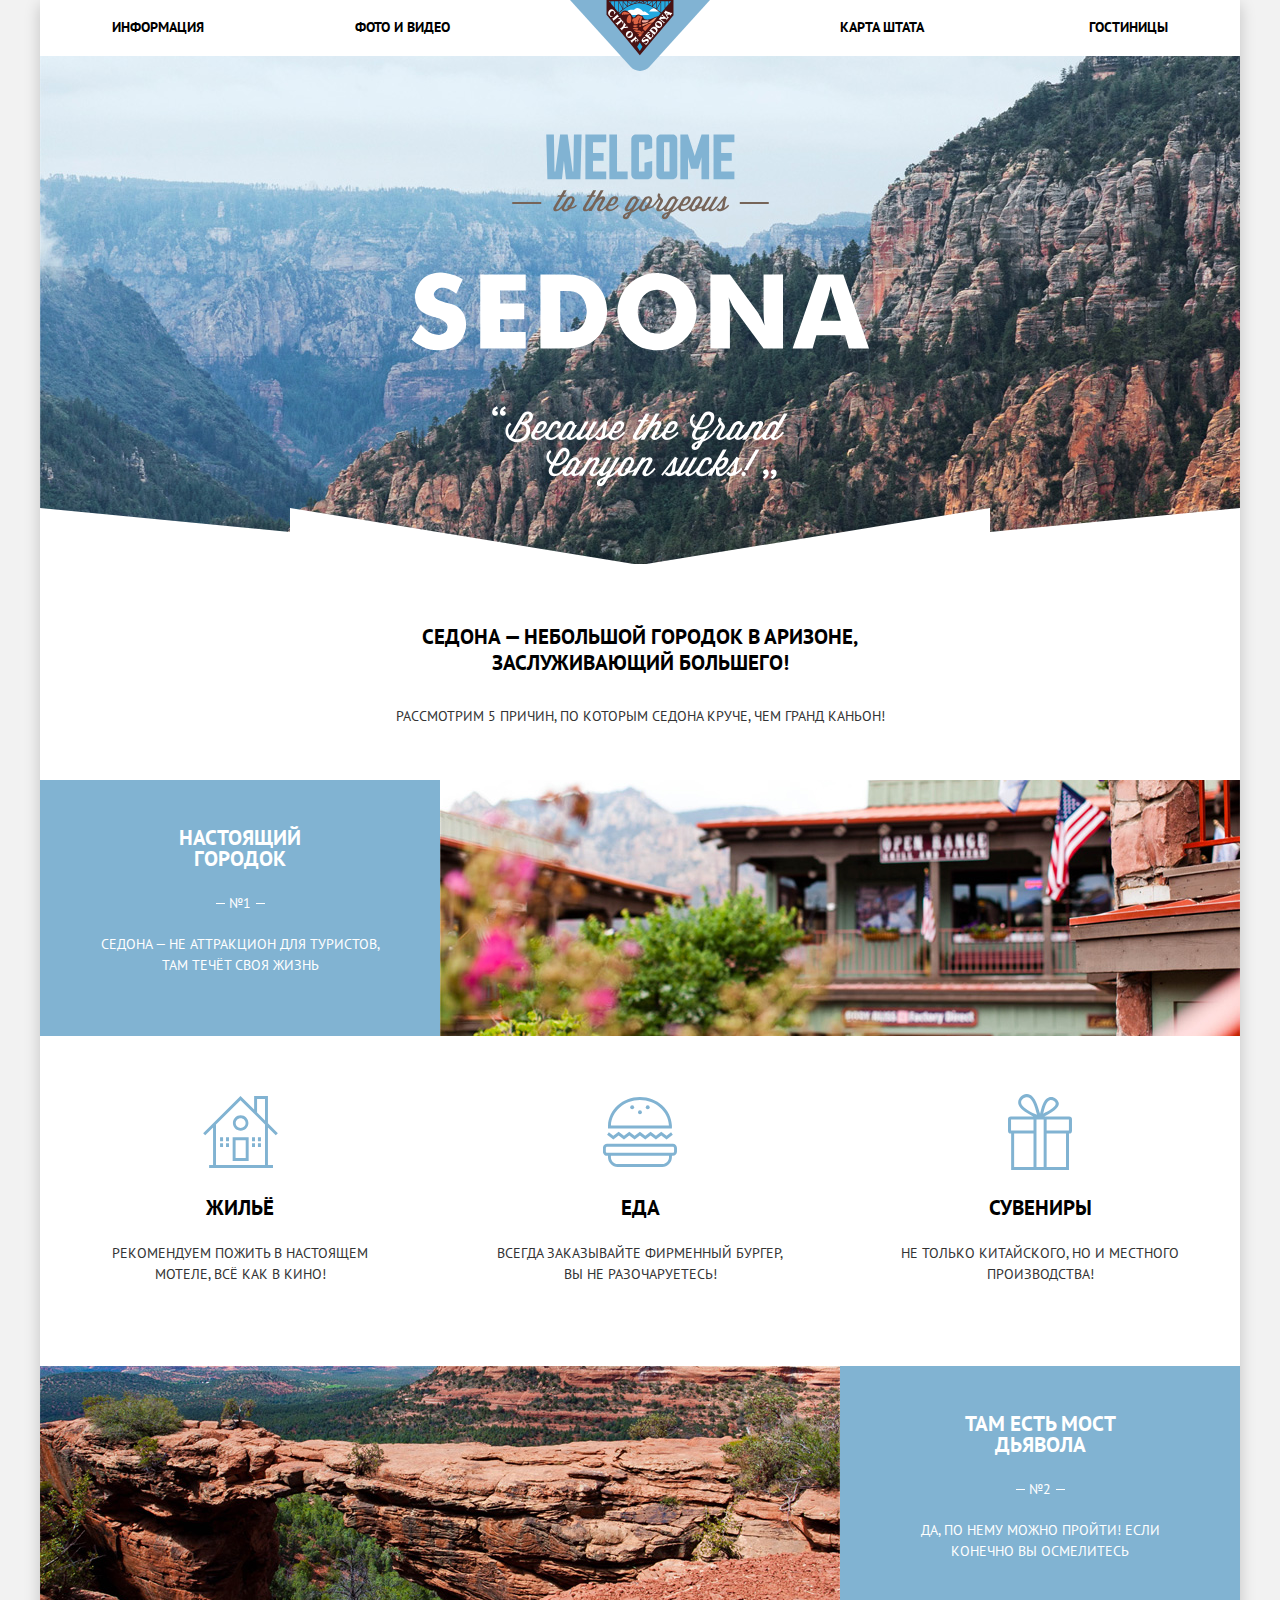
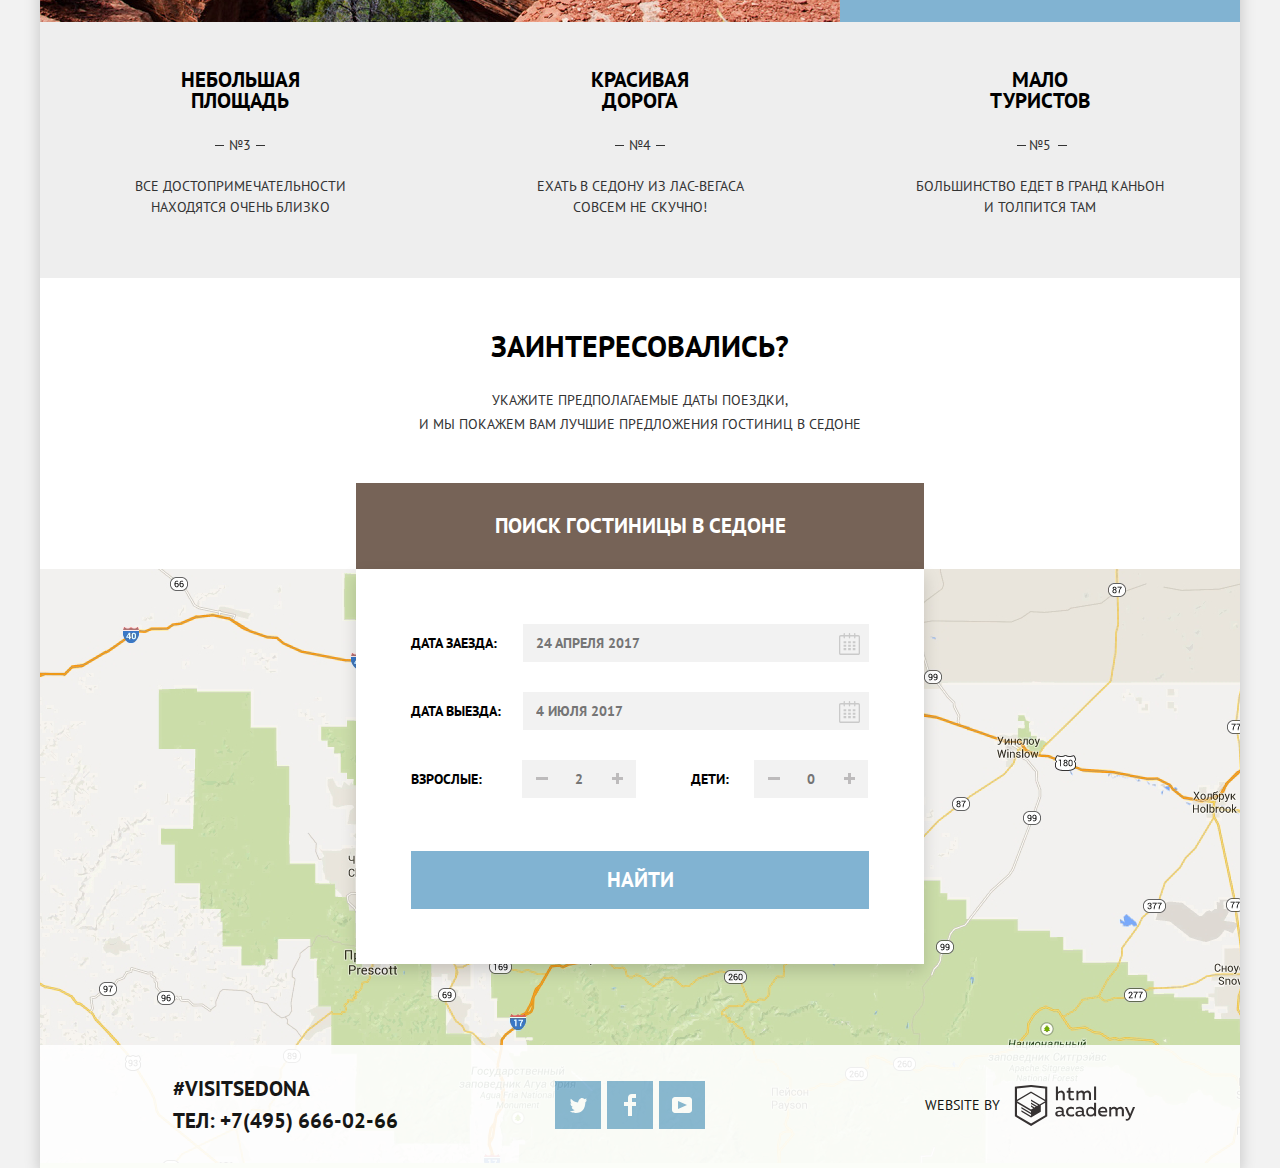
<file: index.html>
<!DOCTYPE html>
<html lang="ru">
<head>
  <meta charset="utf-8">
  <title>HTML Academy: Седона</title>
  <link href="https://fonts.googleapis.com/css?family=PT+Sans:400,700&display=swap&subset=cyrillic" rel="stylesheet">
  <link href="css/normalize.css" rel="stylesheet">
  <link href="css/style.css" rel="stylesheet">
</head>
<body>
<div class="content">
  <header>
    <nav class="navigation">
      <a class="navigation-logo" href="#">
        <img alt="Логотип города Седона" height="71" src="img/logo-sedona.svg" width="140">
      </a>
      <ul class="navigation-site">
        <li><a class="link" href="#">Информация</a></li>
        <li><a class="link" href="#">Фото и видео</a></li>
        <li><a class="link" href="#">Карта штата</a></li>
        <li><a class="link" href="catalog.html">Гостиницы</a></li>
      </ul>
    </nav>
  </header>
  <main>
    <section class="greeting">
      <div class="greeting-img">
        <img alt="Добро пожаловать!" height="353" src="img/intro-welcome.svg" width="459">
      </div>
      <div class="greeting-text">
        <h1>Седона — небольшой городок в Аризоне, заслуживающий большего!</h1>
        <p>Рассмотрим 5 причин, по которым Седона круче, чем гранд каньон! </p>
      </div>
    </section>
    <section class="benefits">
      <div class="benefits-item">
        <h2>Настоящий городок</h2>
        <p class="number"> №1 </p>
        <p>Седона — не аттракцион для туристов, там течёт своя жизнь</p>
      </div>
      <div class="benefits-img-town"></div>
    </section>
    <section class="advices">
      <h2 class="visually-hidden">Советы приезжающим в Седону</h2>
      <ul class="advices-list">
        <li class="advices-item">
          <img alt="" height="76" src="img/icon-1.svg" width="75">
          <h3>Жильё</h3>
          <p>Рекомендуем пожить в настоящем мотеле, всё как в кино!</p>
        </li>
        <li class="advices-item">
          <img alt="" height="76" src="img/icon-3.svg" width="74">
          <h3>Еда</h3>
          <p>Всегда заказывайте фирменный бургер, вы не разочаруетесь!</p>
        </li>
        <li class="advices-item">
          <img alt="" height="76" src="img/icon-2.svg" width="64">
          <h3>Сувениры</h3>
          <p>Не только китайского, но и местного производства!</p>
        </li>
      </ul>
    </section>
    <section class="benefits">
      <div class="benefits-img-bridge"></div>
      <div class="benefits-item">
        <h2>Там есть Мост дьявола</h2>
        <p class="number">№2</p>
        <p>Да, по нему можно пройти! Если конечно вы осмелитесь</p>
      </div>
    </section>
    <section>
      <h2 class="visually-hidden">Преимущества</h2>
      <ul class="benefits-list">
        <li class="benefits-item">
          <h2>Небольшая площадь</h2>
          <p class="number">№3</p>
          <p>Все достопримечательности находятся очень близко</p>
        </li>
        <li class="benefits-item">
          <h2>Красивая дорога</h2>
          <p class="number">№4</p>
          <p>Ехать в Седону из Лас-Вегаса совсем не скучно!</p>
        </li>
        <li class="benefits-item">
          <h2>Мало туристов</h2>
          <p class="number">№5</p>
          <p>Большинство едет в гранд каньон и толпится там</p>
        </li>
      </ul>
    </section>
    <section class="appointment">
      <div class="appointment-info">
        <h2>Заинтересовались?</h2>
        <p>
          Укажите предполагаемые даты поездки,<br>
          и мы покажем вам лучшие предложения гостиниц в седоне
        </p>
        <button class="button-brown" type="submit">ПОИСК ГОСТИНИЦЫ В седоне</button>
        <div class="popup">
          <form class="popup-form" action="#" method="get">
            <p class="popup-data">
              <label for="checkin">Дата заезда:</label>
              <input id="checkin" name="checkin" placeholder="24 апреля 2017" type="text">
              <button type="button">
                <svg xmlns="http://www.w3.org/2000/svg" width="21" height="22" viewBox="0 0 21 22">
                  <path d="M19.251 2.025h-2.845V.648c0-.381-.294-.689-.656-.689-.363
                0-.656.308-.656.689v1.377h-3.938V.648c0-.381-.294-.689-.655-.689-.363
                0-.657.308-.657.689v1.377H5.906V.648c0-.381-.294-.689-.656-.689-.363
                0-.657.308-.657.689v1.377H1.75C.784 2.025 0 2.847 0 3.862v16.302C0
                21.179.784 22 1.75 22h17.501c.966 0 1.749-.821 1.749-1.836V3.862c0-1.015-.783-1.837-1.749-1.837zm.437
                18.139a.448.448 0 0 1-.437.459H1.75a.45.45 0 0 1-.438-.459V3.862a.45.45 0 0 1 .438-.459h2.844v1.378c0
                 .381.294.689.657.689.362 0 .656-.308.656-.689V3.403h3.938v1.378c0 .381.294.689.657.689.361 0
                  .655-.308.655-.689V3.403h3.938v1.378c0 .381.293.689.656.689.362 0 .656-.308.656-.689V3.403h2.845c.241
                  0 .437.206.437.459v16.302z"/>
                  <path d="M4.594 8.225h2.625v2.066H4.594zM4.594 11.668h2.625v2.067H4.594zM4.594
                  15.112h2.625v2.066H4.594zM9.188 15.112h2.625v2.066H9.188zM9.188 11.668h2.625v2.067H9.188zM9.188 8.225h2.625v2.066H9.188zM13.781
                   15.112h2.625v2.066h-2.625zM13.781 11.668h2.625v2.067h-2.625zM13.781 8.225h2.625v2.066h-2.625z"/>
                </svg>
              </button>
            </p>
            <p class="popup-data">
              <label for="checkout">Дата выезда:</label>
              <input id="checkout" name="checkout" placeholder="4 июля 2017" type="text">
              <button type="button">
                <svg xmlns="http://www.w3.org/2000/svg" width="21" height="22" viewBox="0 0 21 22">
                  <path d="M19.251 2.025h-2.845V.648c0-.381-.294-.689-.656-.689-.363
                0-.656.308-.656.689v1.377h-3.938V.648c0-.381-.294-.689-.655-.689-.363
                0-.657.308-.657.689v1.377H5.906V.648c0-.381-.294-.689-.656-.689-.363
                0-.657.308-.657.689v1.377H1.75C.784 2.025 0 2.847 0 3.862v16.302C0
                21.179.784 22 1.75 22h17.501c.966 0 1.749-.821 1.749-1.836V3.862c0-1.015-.783-1.837-1.749-1.837zm.437
                18.139a.448.448 0 0 1-.437.459H1.75a.45.45 0 0 1-.438-.459V3.862a.45.45 0 0 1 .438-.459h2.844v1.378c0
                 .381.294.689.657.689.362 0 .656-.308.656-.689V3.403h3.938v1.378c0 .381.294.689.657.689.361 0
                  .655-.308.655-.689V3.403h3.938v1.378c0 .381.293.689.656.689.362 0 .656-.308.656-.689V3.403h2.845c.241
                  0 .437.206.437.459v16.302z"/>
                  <path d="M4.594 8.225h2.625v2.066H4.594zM4.594 11.668h2.625v2.067H4.594zM4.594
                  15.112h2.625v2.066H4.594zM9.188 15.112h2.625v2.066H9.188zM9.188 11.668h2.625v2.067H9.188zM9.188 8.225h2.625v2.066H9.188zM13.781
                   15.112h2.625v2.066h-2.625zM13.781 11.668h2.625v2.067h-2.625zM13.781 8.225h2.625v2.066h-2.625z"/>
                </svg>
              </button>
            </p>
            <div class="popup-container">
              <p class="popup-person">
                <label for="adult">Взрослые:</label>
                <button class="button-left" type="button"></button>
                <input id="adult" type="number" placeholder="2">
                <button class="button-right" type="button"></button>
              </p>
              <p class="popup-person">
                <label for="children">Дети:</label>
                <button class="button-left" type="button"></button>
                <input id="children" type="number" placeholder="0">
                <button class="button-right" type="button"></button>
              </p>
            </div>
            <button class="button popup-button" type="submit">Найти</button>
          </form>
        </div>
      </div>
      <div class="appointment-map">
        <iframe
          src="https://www.google.com/maps/embed?pb=!1m18!1m12!1m3!1d13093.979653035196!2d-111.76484064094437!3d34.86891656851479!2m3!1f0!2f0!3f0!3m2!1i1024!2i768!4f13.1!3m3!1m2!1s0x872da132f942b00d%3A0x5548c523fa6c8efd!2z0KHQtdC00L7QvdCwLCDQkNGA0LjQt9C-0L3QsCA4NjMzNiwg0KHQqNCQ!5e0!3m2!1sru!2ses!4v1583692133490!5m2!1sru!2ses"
          width="1200" height="593" style="border:0;" allowfullscreen=""></iframe>
      </div>
    </section>
  </main>
  <footer class="footer-main footer-absolute">
    <div class="footer-container">
      <div class="footer-contacts">
        <p>#visitSEDONA</p>
        <a href="tel:74956660266">Тел: +7(495) 666-02-66</a>
      </div>
      <ul class="footer-social">
        <li><a class="button button-social" href="#"><span class="visually-hidden">Твиттер</span>
          <svg xmlns="http://www.w3.org/2000/svg" width="17" height="15"
               viewBox="0 0 17 15">
            <path fill="#FFF" d="M10.95.144c1.685-.496 2.984.27 3.577 1.179.673-.231 1.331-.481 2.011-.708a2.345
                 2.345 0 0 1-.857 1.768c.685.17 1.304-.491 1.304-.491-.169 1-1.006 1.788-1.563 2.024-.231 6.75-3.175 11.217-10.077
                 11.082h-.446c-.41 0-4.164-.46-4.898-1.887 2.271.196 3.893-.422 4.693-1.177-.96-.3-2.679-.477-2.979-2.95.349.106.564.228
                  1.19.119C1.705 8.247.374 7.53.448 5.33c.285.328 1.067.536 1.34.472C1.085 5.561-.182 2.442.894.85c1.818 1.854 3.735 3.606
                   7.152 3.773C8.254 2.33 9.183.793 10.95.144z"/>
          </svg>
        </a></li>
        <li><a class="button button-social" href="#"><span class="visually-hidden">Фейсбук</span>
          <svg xmlns="http://www.w3.org/2000/svg" width="12" height="22" viewBox="0 0 12 22">
            <path fill="#FFF" d="M12 4V0H8a4 4 0 0 0-4 4v4H0v4h4v10h4V12h4V8H8V4h4z"/>
          </svg>
        </a></li>
        <li><a class="button button-social" href="#"><span class="visually-hidden">Ютуб</span>
          <svg xmlns="http://www.w3.org/2000/svg" width="20" height="16" viewBox="0 0 20 16">
            <path fill="#FFF"
                  d="M17 0H3C1.35 0 0 1.35 0 3v10c0 1.65 1.35 3 3 3h14c1.65 0 3-1.35 3-3V3c0-1.65-1.35-3-3-3zM6.027 11.998V4.002L15.014 8l-8.987 3.998z"/>
          </svg>
        </a></li>
      </ul>
      <div class="footer-copyright">
        <a href="https://htmlacademy.ru/intensive/htmlcss">
          <p>Website by</p>
          <svg id="Layer_1" data-name="Layer 1" width="150" height="41" xmlns="http://www.w3.org/2000/svg"
               viewBox="0 0 108.08 36.85">
            <title>logo-htmlacademy-small1</title>
            <path
              d="M44.61,26.88a2,2,0,0,0,.55-0.1v1.33a3.25,3.25,0,0,1-1.18.21,1.67,1.67,0,0,1-1.67-1,4.84,4.84,0,0,1-3.14,1.08c-1.51,0-2.91-.83-2.91-2.55,0-2.13,2-2.79,3.71-2.79a11.08,11.08,0,0,1,2.17.25v-0.3c0-1-.76-1.77-2.19-1.77a7.42,7.42,0,0,0-3,.64v-1.7a10.21,10.21,0,0,1,3.19-.55c2.36,0,3.81,1.12,3.81,3.65v3a0.54,0.54,0,0,0,.49.59h0.17Zm-6.44-1.13A1.35,1.35,0,0,0,39.63,27h0.11a3.39,3.39,0,0,0,2.41-1V24.58a9.72,9.72,0,0,0-1.81-.21c-1,0-2.16.33-2.16,1.38h0Zm12.36-6.11a5,5,0,0,1,2.57.64V22a4.08,4.08,0,0,0-2.3-.7,2.75,2.75,0,1,0,0,5.49,5,5,0,0,0,2.43-.64v1.71a6.27,6.27,0,0,1-2.76.57A4.21,4.21,0,0,1,46,24.51q0-.21,0-0.41a4.32,4.32,0,0,1,4.18-4.46h0.38Zm12.17,7.24a2,2,0,0,0,.55-0.1v1.33a3.25,3.25,0,0,1-1.18.21,1.67,1.67,0,0,1-1.67-1,4.84,4.84,0,0,1-3.14,1.08c-1.51,0-2.91-.83-2.91-2.55,0-2.13,2-2.79,3.71-2.79a11.08,11.08,0,0,1,2.17.25v-0.3c0-1-.76-1.77-2.19-1.77a7.42,7.42,0,0,0-3,.64v-1.7a10.21,10.21,0,0,1,3.19-.55c2.36,0,3.81,1.12,3.81,3.65v3a0.54,0.54,0,0,0,.49.59h0.17Zm-6.44-1.13A1.35,1.35,0,0,0,57.73,27h0.11a3.39,3.39,0,0,0,2.41-1V24.58a9.72,9.72,0,0,0-1.81-.21c-1.06,0-2.16.33-2.16,1.38h0ZM73,16V28.2H71.35V26.88a3.88,3.88,0,0,1-3.19,1.54,4.4,4.4,0,0,1,0-8.78,3.81,3.81,0,0,1,3,1.3V16H73Zm-4.53,5.22a2.76,2.76,0,1,0,0,5.52A2.86,2.86,0,0,0,71.15,25V23A2.91,2.91,0,0,0,68.49,21.27ZM79,19.64c3.31,0,4.46,2.68,3.92,5.09H76.7c0.21,1.5,1.67,2.11,3.19,2.11a6.11,6.11,0,0,0,2.64-.59v1.6a7.14,7.14,0,0,1-3,.57C77,28.42,74.78,27,74.78,24a4.18,4.18,0,0,1,4-4.39H79Zm0.09,1.54a2.28,2.28,0,0,0-2.44,2.1v0.06H81.3A2,2,0,0,0,79.13,21.18Zm5.73,7V19.87h1.65v1a3.81,3.81,0,0,1,2.78-1.27A2.86,2.86,0,0,1,91.89,21a4.12,4.12,0,0,1,2.91-1.33A3.06,3.06,0,0,1,98,23V28.2h-1.9V23.05a1.59,1.59,0,0,0-1.42-1.75H94.42a2.8,2.8,0,0,0-2.07,1.12V28.2h-1.9V23.05A1.59,1.59,0,0,0,89,21.31H88.8a3,3,0,0,0-2.21,1.29v5.63H84.86Zm21.31-8.33h1.9l-3.91,9.46c-0.9,2.17-2.09,2.86-3.35,2.86a4.76,4.76,0,0,1-1.1-.14V30.46a2.86,2.86,0,0,0,.85.12c0.9,0,1.58-.64,2.07-1.9l0.17-.42-4-8.4h2l2.86,6.29ZM38.73,1.46V6.22a3.81,3.81,0,0,1,2.7-1.14,3.25,3.25,0,0,1,3.44,3.4v5.15H43V8.72a1.81,1.81,0,0,0-1.61-2h-0.3a2.93,2.93,0,0,0-2.32,1.39v5.52h-1.9V1.46h1.9ZM49.94,2.31v3h3V6.91h-3v3.81c0,1.1.5,1.46,1.58,1.46a4.49,4.49,0,0,0,1.69-.33v1.6A6.8,6.8,0,0,1,51,13.8a2.55,2.55,0,0,1-2.86-2.74V6.89H46.58V5.26h1.5V2.74Zm5.4,11.31V5.28H57v1A3.81,3.81,0,0,1,59.77,5a2.86,2.86,0,0,1,2.6,1.33A4.12,4.12,0,0,1,65.28,5,3.06,3.06,0,0,1,68.44,8.4v5.21h-1.9V8.46a1.59,1.59,0,0,0-1.42-1.75H64.89a2.8,2.8,0,0,0-2.07,1.12v5.78h-1.9V8.46A1.59,1.59,0,0,0,59.5,6.71H59.27A3,3,0,0,0,57.06,8v5.63H55.34ZM71.17,1.45H73V13.6H71.17V1.45ZM14.71,0H14.55L0,1.54V28.21l14.55,8.66,14.55-8.66V1.54Zm12.5,27.1L14.55,34.64,1.9,27.12V16.18l12.59,7.5V25L5.86,19.9v1.31l8.68,5.21v1.39L5.87,22.65V24l8.68,5.21,8.75-5.24V18.31L27.2,16V27.12Zm0-12.53-3.48,2-1.6,1L14.51,13v1.31L21,18.23H21l-0.14.09-1,.54-5.37-3.2V17l4.24,2.52-1,.67-3.2-1.9v1.31l2.1,1.24L14.5,22.1,2,14.65,14.51,7.11Zm0-1.32L14.49,5.76,1.91,13.25v-10L14.56,1.92,27.21,3.25v10h0Z"
              transform="translate(0 -0.02)" fill="#231f20"/>
          </svg>
        </a>
      </div>
    </div>
  </footer>
</div>
<script src="js/script.js"></script>
</body>
</html>
</file>
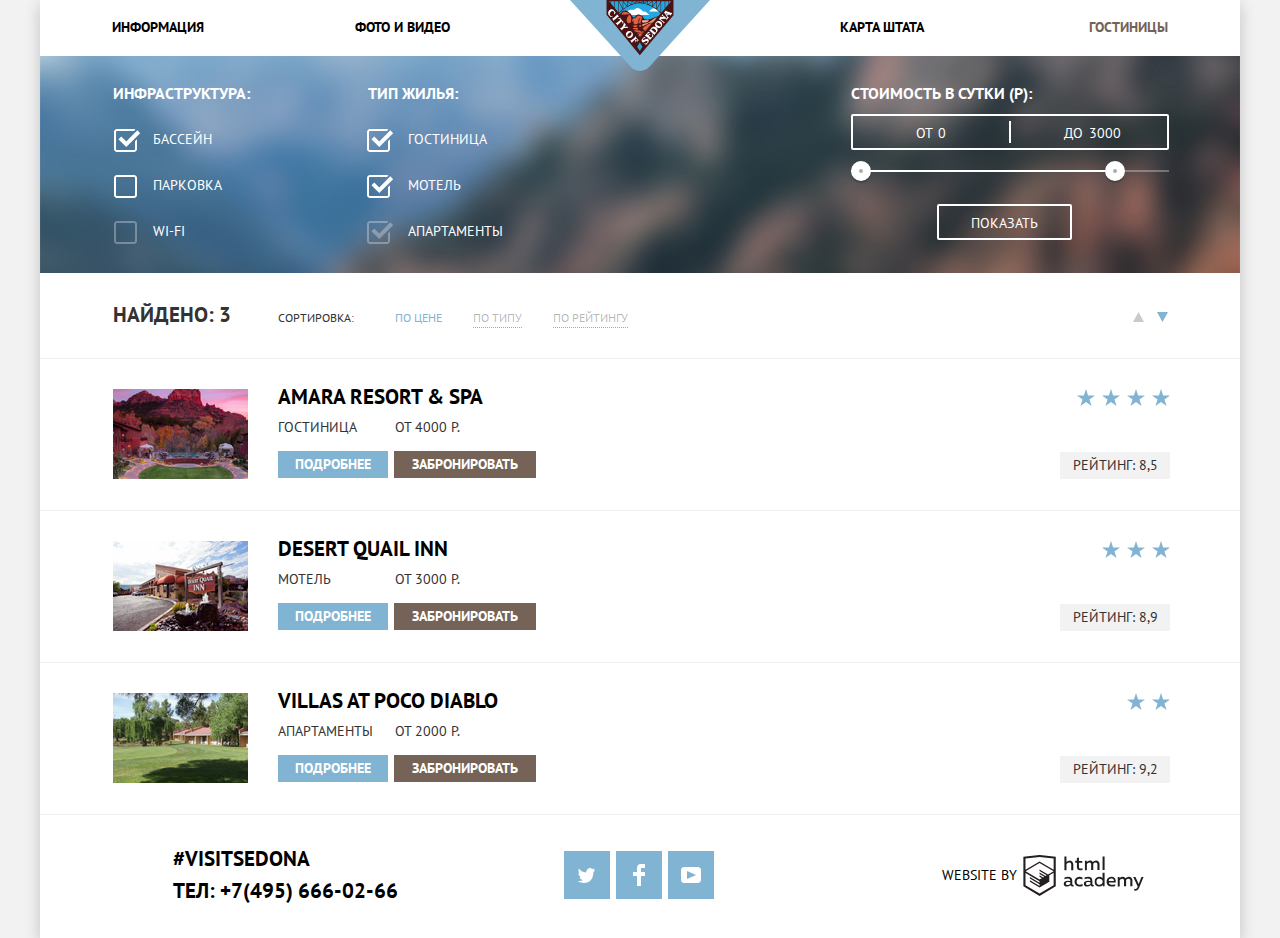
<file: catalog.html>
<!DOCTYPE html>
<html lang="ru">
<head>
  <meta charset="utf-8">
  <title>HTML Academy: Седона</title>
  <link href="https://fonts.googleapis.com/css?family=PT+Sans:400,700&display=swap&subset=cyrillic" rel="stylesheet">
  <link href="css/normalize.css" rel="stylesheet">
  <link href="css/style.css" rel="stylesheet">
</head>
<body>
<div class="content">
  <header>
    <nav class="navigation">
      <a class="navigation-logo" href="index.html">
        <img src="img/logo-sedona.svg" width="140" height="71" alt="Логотип города Седона">
      </a>
      <ul class="navigation-site">
        <li><a class="link" href="#">Информация</a></li>
        <li><a class="link" href="#">Фото и видео</a></li>
        <li><a class="link" href="#">Карта штата</a></li>
        <li class="active-link"><a class="link" href="catalog.html">Гостиницы</a></li>
      </ul>
    </nav>
  </header>
  <main>
    <section class="filters">
      <div class="filters-container">
        <h2 class="visually-hidden">Ваши пожелания</h2>
        <form class="filters-form" action="#" method="get">
          <fieldset class="filter">
            <legend>Инфраструктура:</legend>
            <ul>
              <li class="filter-item">
                <input class="filter-input" checked id="pool" type="checkbox">
                <label for="pool">Бассейн</label>
              </li>
              <li class="filter-item">
                <input class="filter-input" id="parking" type="checkbox">
                <label for="parking">Парковка</label>
              </li>
              <li class="filter-item">
                <input class="filter-input" disabled id="wifi" type="checkbox">
                <label for="wifi">Wi-Fi</label>
              </li>
            </ul>
          </fieldset>
          <fieldset class="filter">
            <legend>Тип жилья:</legend>
            <ul>
              <li class="filter-item">
                <input class="filter-input" checked id="hotel" type="checkbox">
                <label for="hotel">Гостиница</label>
              </li>
              <li class="filter-item">
                <input class="filter-input" checked id="motel" type="checkbox">
                <label for="motel">Мотель</label>
              </li>
              <li class="filter-item">
                <input class="filter-input" checked disabled id="apartments" type="checkbox">
                <label for="apartments">Апартаменты</label>
              </li>
            </ul>
          </fieldset>
          <div class="filter-range">
            <div class="filter-range-title">Стоимость в сутки (Р):</div>
            <div class="price-controls">
              <label class="min-price">от <input type="number" name="min-price" value="0"></label>
              <label class="max-price">до <input type="number" name="max-price" value="3000"></label>
            </div>
            <div class="range-controls">
              <div class="scale">
                <div class="bar"></div>
              </div>
              <div class="range-toggle range-toggle-min"></div>
              <div class="range-toggle range-toggle-max"></div>
            </div>
            <button class="button-transparent" type="submit">Показать</button>
          </div>
        </form>
      </div>
    </section>
    <section class="sort">
      <div class="sort-container">
        <h3>Найдено: 3</h3>
        <div class="sort-list">
          <p>Сортировка:</p>
          <ul>
            <li class="sort-item sort-item-active">
              <button type="button">По цене</button>
            </li>
            <li class="sort-item">
              <button type="button">По типу</button>
            </li>
            <li class="sort-item">
              <button type="button">По рейтингу</button>
            </li>
          </ul>
        </div>
        <div>
          <button class="control" type="button">
            <svg xmlns="http://www.w3.org/2000/svg" width="11" height="10" viewBox="0 0 11 10">
              <path fill="#cacaca" d="M5.5 0L0 10h11z"/>
            </svg>
          </button>
          <button class="control control-active" type="button">
            <svg xmlns="http://www.w3.org/2000/svg" width="11" height="10" viewBox="0 0 11 10">
              <path fill="#cacaca" d="M5.5 10L0 0h11"/>
            </svg>
          </button>
        </div>
      </div>
    </section>
    <section class="housing">
      <h2 class="visually-hidden">Список возможного жилья:</h2>
      <ul class="housing-list">
        <li class="housing-item">
          <div class="housing-container">
            <img class="housing-item-img" src="img/hotel-picture.jpg" width="135" height="90" alt="Фото гостиницы">
            <div class="housing-item-info">
              <a class="link" href="#">
                <h3>Amara Resort & Spa</h3>
              </a>
              <span>Гостиница</span>
              <span>От 4000 Р.</span>
              <a class="button" href="#">Подробнее</a>
              <a class="button-brown" href="#">Забронировать</a>
            </div>
            <div class="housing-item-rating">
              <img class="star" src="img/star.svg" width="18" height="17" alt="звезда">
              <img class="star" src="img/star.svg" width="18" height="17" alt="звезда">
              <img class="star" src="img/star.svg" width="18" height="17" alt="звезда">
              <img class="star" src="img/star.svg" width="18" height="17" alt="звезда">
              <p>Рейтинг: 8,5</p>
            </div>
          </div>
        </li>
        <li class="housing-item">
          <div class="housing-container">
            <img class="housing-item-img" src="img/hotel2-picture%20(1).jpg" width="135" height="90" alt="Фото мотеля">
            <div class="housing-item-info">
              <a class="link" href="#">
                <h3>Desert Quail Inn</h3>
              </a>
              <span>Мотель</span>
              <span>От 3000 Р.</span>
              <a class="button" href="#">Подробнее</a>
              <a class="button-brown" href="#">Забронировать</a>
            </div>
            <div class="housing-item-rating">
              <img class="star" src="img/star.svg" width="18" height="17" alt="звезда">
              <img class="star" src="img/star.svg" width="18" height="17" alt="звезда">
              <img class="star" src="img/star.svg" width="18" height="17" alt="звезда">
              <p>Рейтинг: 8,9</p>
            </div>
          </div>
        </li>
        <li class="housing-item">
          <div class="housing-container">
            <img class="housing-item-img" src="img/hotel3-picture%20(1).jpg" width="135" height="90"
                 alt="Фото апартаментов">
            <div class="housing-item-info">
              <a class="link" href="#">
                <h3>Villas at Poco Diablo</h3>
              </a>
              <span>Апартаменты</span>
              <span>От 2000 Р.</span>
              <a class="button" href="#">Подробнее</a>
              <a class="button-brown" href="#">Забронировать</a>
            </div>
            <div class="housing-item-rating">
              <img class="star" src="img/star.svg" width="18" height="17" alt="звезда">
              <img class="star" src="img/star.svg" width="18" height="17" alt="звезда">
              <p>Рейтинг: 9,2</p>
            </div>
          </div>
        </li>
      </ul>
    </section>
  </main>
  <footer class="footer-main">
    <div class="footer-container">
      <div class="footer-contacts">
        <p>#visitSEDONA</p>
        <a href="tel:74956660266">Тел: +7(495) 666-02-66</a>
      </div>
      <ul class="footer-social">
        <li><a class="button button-social" href="#"><span class="visually-hidden">Твиттер</span>
          <svg xmlns="http://www.w3.org/2000/svg" width="17" height="15"
               viewBox="0 0 17 15">
            <path fill="#FFF" d="M10.95.144c1.685-.496 2.984.27 3.577 1.179.673-.231 1.331-.481 2.011-.708a2.345
                 2.345 0 0 1-.857 1.768c.685.17 1.304-.491 1.304-.491-.169 1-1.006 1.788-1.563 2.024-.231 6.75-3.175 11.217-10.077
                 11.082h-.446c-.41 0-4.164-.46-4.898-1.887 2.271.196 3.893-.422 4.693-1.177-.96-.3-2.679-.477-2.979-2.95.349.106.564.228
                  1.19.119C1.705 8.247.374 7.53.448 5.33c.285.328 1.067.536 1.34.472C1.085 5.561-.182 2.442.894.85c1.818 1.854 3.735 3.606
                   7.152 3.773C8.254 2.33 9.183.793 10.95.144z"/>
          </svg>
        </a></li>
        <li><a class="button button-social" href="#"><span class="visually-hidden">Фейсбук</span>
          <svg xmlns="http://www.w3.org/2000/svg" width="12" height="22" viewBox="0 0 12 22">
            <path fill="#FFF" d="M12 4V0H8a4 4 0 0 0-4 4v4H0v4h4v10h4V12h4V8H8V4h4z"/>
          </svg>
        </a></li>
        <li><a class="button button-social" href="#"><span class="visually-hidden">Ютуб</span>
          <svg xmlns="http://www.w3.org/2000/svg" width="20" height="16" viewBox="0 0 20 16">
            <path fill="#FFF"
                  d="M17 0H3C1.35 0 0 1.35 0 3v10c0 1.65 1.35 3 3 3h14c1.65 0 3-1.35 3-3V3c0-1.65-1.35-3-3-3zM6.027 11.998V4.002L15.014 8l-8.987 3.998z"/>
          </svg>
        </a></li>
      </ul>
      <div class="footer-copyright">
        <a href="https://htmlacademy.ru/intensive/htmlcss">
          <p>Website by</p>
          <svg id="Layer_1" data-name="Layer 1" width="133" height="41" xmlns="http://www.w3.org/2000/svg"
               viewBox="0 0 108.08 36.85">
            <title>logo-htmlacademy-small1</title>
            <path
              d="M44.61,26.88a2,2,0,0,0,.55-0.1v1.33a3.25,3.25,0,0,1-1.18.21,1.67,1.67,0,0,1-1.67-1,4.84,4.84,0,0,1-3.14,1.08c-1.51,0-2.91-.83-2.91-2.55,0-2.13,2-2.79,3.71-2.79a11.08,11.08,0,0,1,2.17.25v-0.3c0-1-.76-1.77-2.19-1.77a7.42,7.42,0,0,0-3,.64v-1.7a10.21,10.21,0,0,1,3.19-.55c2.36,0,3.81,1.12,3.81,3.65v3a0.54,0.54,0,0,0,.49.59h0.17Zm-6.44-1.13A1.35,1.35,0,0,0,39.63,27h0.11a3.39,3.39,0,0,0,2.41-1V24.58a9.72,9.72,0,0,0-1.81-.21c-1,0-2.16.33-2.16,1.38h0Zm12.36-6.11a5,5,0,0,1,2.57.64V22a4.08,4.08,0,0,0-2.3-.7,2.75,2.75,0,1,0,0,5.49,5,5,0,0,0,2.43-.64v1.71a6.27,6.27,0,0,1-2.76.57A4.21,4.21,0,0,1,46,24.51q0-.21,0-0.41a4.32,4.32,0,0,1,4.18-4.46h0.38Zm12.17,7.24a2,2,0,0,0,.55-0.1v1.33a3.25,3.25,0,0,1-1.18.21,1.67,1.67,0,0,1-1.67-1,4.84,4.84,0,0,1-3.14,1.08c-1.51,0-2.91-.83-2.91-2.55,0-2.13,2-2.79,3.71-2.79a11.08,11.08,0,0,1,2.17.25v-0.3c0-1-.76-1.77-2.19-1.77a7.42,7.42,0,0,0-3,.64v-1.7a10.21,10.21,0,0,1,3.19-.55c2.36,0,3.81,1.12,3.81,3.65v3a0.54,0.54,0,0,0,.49.59h0.17Zm-6.44-1.13A1.35,1.35,0,0,0,57.73,27h0.11a3.39,3.39,0,0,0,2.41-1V24.58a9.72,9.72,0,0,0-1.81-.21c-1.06,0-2.16.33-2.16,1.38h0ZM73,16V28.2H71.35V26.88a3.88,3.88,0,0,1-3.19,1.54,4.4,4.4,0,0,1,0-8.78,3.81,3.81,0,0,1,3,1.3V16H73Zm-4.53,5.22a2.76,2.76,0,1,0,0,5.52A2.86,2.86,0,0,0,71.15,25V23A2.91,2.91,0,0,0,68.49,21.27ZM79,19.64c3.31,0,4.46,2.68,3.92,5.09H76.7c0.21,1.5,1.67,2.11,3.19,2.11a6.11,6.11,0,0,0,2.64-.59v1.6a7.14,7.14,0,0,1-3,.57C77,28.42,74.78,27,74.78,24a4.18,4.18,0,0,1,4-4.39H79Zm0.09,1.54a2.28,2.28,0,0,0-2.44,2.1v0.06H81.3A2,2,0,0,0,79.13,21.18Zm5.73,7V19.87h1.65v1a3.81,3.81,0,0,1,2.78-1.27A2.86,2.86,0,0,1,91.89,21a4.12,4.12,0,0,1,2.91-1.33A3.06,3.06,0,0,1,98,23V28.2h-1.9V23.05a1.59,1.59,0,0,0-1.42-1.75H94.42a2.8,2.8,0,0,0-2.07,1.12V28.2h-1.9V23.05A1.59,1.59,0,0,0,89,21.31H88.8a3,3,0,0,0-2.21,1.29v5.63H84.86Zm21.31-8.33h1.9l-3.91,9.46c-0.9,2.17-2.09,2.86-3.35,2.86a4.76,4.76,0,0,1-1.1-.14V30.46a2.86,2.86,0,0,0,.85.12c0.9,0,1.58-.64,2.07-1.9l0.17-.42-4-8.4h2l2.86,6.29ZM38.73,1.46V6.22a3.81,3.81,0,0,1,2.7-1.14,3.25,3.25,0,0,1,3.44,3.4v5.15H43V8.72a1.81,1.81,0,0,0-1.61-2h-0.3a2.93,2.93,0,0,0-2.32,1.39v5.52h-1.9V1.46h1.9ZM49.94,2.31v3h3V6.91h-3v3.81c0,1.1.5,1.46,1.58,1.46a4.49,4.49,0,0,0,1.69-.33v1.6A6.8,6.8,0,0,1,51,13.8a2.55,2.55,0,0,1-2.86-2.74V6.89H46.58V5.26h1.5V2.74Zm5.4,11.31V5.28H57v1A3.81,3.81,0,0,1,59.77,5a2.86,2.86,0,0,1,2.6,1.33A4.12,4.12,0,0,1,65.28,5,3.06,3.06,0,0,1,68.44,8.4v5.21h-1.9V8.46a1.59,1.59,0,0,0-1.42-1.75H64.89a2.8,2.8,0,0,0-2.07,1.12v5.78h-1.9V8.46A1.59,1.59,0,0,0,59.5,6.71H59.27A3,3,0,0,0,57.06,8v5.63H55.34ZM71.17,1.45H73V13.6H71.17V1.45ZM14.71,0H14.55L0,1.54V28.21l14.55,8.66,14.55-8.66V1.54Zm12.5,27.1L14.55,34.64,1.9,27.12V16.18l12.59,7.5V25L5.86,19.9v1.31l8.68,5.21v1.39L5.87,22.65V24l8.68,5.21,8.75-5.24V18.31L27.2,16V27.12Zm0-12.53-3.48,2-1.6,1L14.51,13v1.31L21,18.23H21l-0.14.09-1,.54-5.37-3.2V17l4.24,2.52-1,.67-3.2-1.9v1.31l2.1,1.24L14.5,22.1,2,14.65,14.51,7.11Zm0-1.32L14.49,5.76,1.91,13.25v-10L14.56,1.92,27.21,3.25v10h0Z"
              transform="translate(0 -0.02)" fill="#231f20"/>
          </svg>
        </a>
      </div>
    </div>
  </footer>
</div>
</body>
</html>
</file>
<file: css/style.css>
body {
  margin: 0;
  padding: 0;

  font-family: 'PT Sans', Arial, sans-serif;
  font-size: 14px;
  line-height: 21px;
  text-align: center;
  color: #333333;
  text-transform: uppercase;

  background-color: #f2f2f2;
}

.content {
  position: relative;
  width: 1200px;
  margin: 0 auto;

  background-color: white;
  -webkit-box-shadow: 0 5px 15px 0 rgba(0, 1, 1, 0.2);
  box-shadow: 0 5px 15px 0 rgba(0, 1, 1, 0.2);
}

a {
  text-decoration: none;
  color: black;
}

.link {
  font-family: inherit;
  font-weight: bold;
  line-height: 26px;
  color: black;
}

.link:hover,
.link:focus {
  color: #81b3d2;
}

.link:active {
  color: #bdbbbc;
}

.active-link a {
  color: #766357;
}

.button {
  font-family: inherit;
  font-weight: bold;
  text-align: center;
  vertical-align: middle;
  color: #ffffff;
  text-transform: uppercase;

  background-color: #81b3d2;
  border: none;

  cursor: pointer;
}

.button:hover,
.button:focus {
  background-color: #669ec0;
}

.button:active {
  background-color: #5496bd;
  color: rgba(255, 255, 255, 0.3);
}

.button-brown {
  font-family: inherit;
  font-weight: bold;
  text-align: center;
  vertical-align: middle;
  color: #ffffff;
  text-transform: uppercase;

  background-color: #766357;
  border: none;

  cursor: pointer;
}

.button-brown:hover,
.button-brown:focus {
  background-color: #604e43;
}

.button-brown:active {
  color: rgba(255, 255, 255, 0.3);

  background-color: #503e33;
}

input::-webkit-outer-spin-button,
input::-webkit-inner-spin-button {
  -webkit-appearance: none;
  margin: 0;
}

input[type="number"] {
  -moz-appearance: textfield;
}

.visually-hidden,
input[type="checkbox"]{
  position: absolute;

  width: 1px;
  height: 1px;
  margin: -1px;
  border: 0;
  padding: 0;

  white-space: nowrap;

  -webkit-clip-path: inset(100%);

  clip-path: inset(100%);
  clip: rect(0 0 0 0);
  overflow: hidden;
}

.navigation {
  background-color: white;
  margin: 0;
  padding-left: 8px;
}

.navigation-logo {
  position: absolute;
  left: 50%;

  margin-left: -70px;
}

.navigation-site {
  display: -webkit-box;
  display: -ms-flexbox;
  display: flex;
  -ms-flex-wrap: wrap;
  flex-wrap: wrap;
  margin: 0;
  padding: 0;

  list-style: none;
}

.navigation-site a {
  display: block;
  -webkit-box-sizing: border-box;
  box-sizing: border-box;
  width: 220px;
  min-height: 56px;
  padding-top: 14px;
}

.navigation-site li:nth-of-type(2) {
  margin-left: 24px;
  margin-right: 260px;
}

.navigation-site li:nth-of-type(3) {
  margin-right: 26px;
}

.greeting {
  display: -webkit-box;
  display: -ms-flexbox;
  display: flex;
  -webkit-box-orient: vertical;
  -webkit-box-direction: normal;
  -ms-flex-direction: column;
  flex-direction: column;
  background-color: #81b3d2;
}

.greeting-img {
  display: -webkit-box;
  display: -ms-flexbox;
  display: flex;
  -webkit-box-pack: center;
  -ms-flex-pack: center;
  justify-content: center;
  -webkit-box-align: center;
  -ms-flex-align: center;
  align-items: center;
  min-height: 508px;

  background-image: url("../img/intro-mask.svg"), url("../img/background-photo.jpg");
  background-position: 0 452px, 0 -85px;
  background-repeat: no-repeat, no-repeat;
  background-color: #677c8b;
}

.greeting-text {
  -webkit-box-sizing: border-box;
  box-sizing: border-box;
  min-height: 216px;
  padding-top: 60px;
  padding-bottom: 30px;

  background-color: white;
}

.greeting-text h1 {
  display: block;
  width: 450px;
  padding-bottom: 30px;
  margin: auto;

  font-size: 21px;
  line-height: 26px;
  color: black;
}

.greeting-text p {
  margin: 0;
}

.advices-list {
  display: -webkit-box;
  display: -ms-flexbox;
  display: flex;
  -ms-flex-wrap: wrap;
  flex-wrap: wrap;
  align-items: baseline;
  margin: 0;
  padding: 0;

  list-style: none;
}

.advices-item {
  box-sizing: border-box;
  width: 400px;
  min-height: 330px;
  padding: 58px 50px 30px;

  background-color: white;
}

.advices-item h3 {
  display: block;
  margin-bottom: 25px;

  font-weight: bold;
  font-size: 21px;
  line-height: 21px;
  color: black;
}

.benefits {
  display: -webkit-box;
  display: -ms-flexbox;
  display: flex;
  -ms-flex-wrap: wrap;
  flex-wrap: wrap;

  color: white;

  background-color: #81b3d2;
}

.benefits-list {
  display: -webkit-box;
  display: -ms-flexbox;
  display: flex;
  -ms-flex-wrap: wrap;
  flex-wrap: wrap;
  align-items: baseline;
  margin: 0;
  padding: 0;

  list-style: none;
  background-color: #eeeeee;
}

.benefits-item {
  box-sizing: border-box;
  width: 400px;
  min-height: 256px;
  padding: 47px 69px 30px;
}

.benefits .benefits-item {
  padding: 47px 48px 30px;
}

.benefits-list .benefits-item:nth-of-type(3) {
  padding-left: 71px;
  padding-right: 71px;
}

.benefits-item h2 {
  display: block;
  width: 151px;
  margin: auto;
}

.benefits-list h2 {
  color: black;
}

.benefits-item .number{
  display: block;
  position: relative;
  margin-top: 24px;
  margin-bottom: 20px;
}

.benefits-item .number:before,
.benefits-item .number:after {
  content: "";
  position: absolute;

  height: 1px;
  width: 9px;
}

.benefits .number:before,
.benefits .number:after {
  top: 10px;
  left: 128px;

  background-color: white;
}

.benefits .number:after {
  left: 168px;
}

.benefits-list .number:before,
.benefits-list .number:after {
  top: 10px;
  left: 106px;

  background-color: #333333;
}

.benefits-list .number:after {
  left: 147px;
}

div[class^="benefits-img"] {
  width: 800px;
  background-size: cover;

  overflow: hidden;
}

.benefits-img-town {
  background-image: url("../img/feature-picture-1.jpg");
  background-repeat: no-repeat;
  background-position: 0 -78px;

  background-color: #b28e70;
}

.benefits-img-bridge {
  background-image: url("../img/feature-picture-2.jpg");
  background-repeat: no-repeat;
  background-position: 0 -76px;

  background-color: #8e5c4a;
}

.appointment {
  position: relative;

  min-height: 291px;
  margin: 0;

  background-color: white;
}

.appointment-info {
  display: -webkit-box;
  display: -ms-flexbox;
  display: flex;
  box-sizing: border-box;
  -webkit-box-orient: vertical;
  -webkit-box-direction: normal;
  -ms-flex-direction: column;
  flex-direction: column;
  -webkit-box-align: center;
  -ms-flex-align: center;
  align-items: center;
  min-height: 290px;

  background-color: white;
}

.appointment-info h2 {
  display: block;
  margin-top: 50px;
  margin-bottom: 24px;

  font-weight: bold;
  font-size: 30px;
  line-height: 36px;
  color: black;
}

.appointment-info p {
  line-height: 24px;
  margin: 0 0 47px;
}

.appointment-info .button-brown {
  -webkit-box-sizing: border-box;
  box-sizing: border-box;
  width: 568px;
  height: 86px;

  font-size: 21px;
  line-height: 26px;
}

/*Style for popup*/
.popup {
  position: absolute;
  top: 291px;
  left: 316px;
  -webkit-box-sizing: border-box;
  box-sizing: border-box;
  width: 568px;
  min-height: 395px;

  font-family: inherit;
  font-weight: bold;
  color: black;

  background-color: white;
  -webkit-box-shadow: 0 7px 15px 0 rgba(0, 1, 1, 0.15);
  box-shadow: 0 7px 15px 0 rgba(0, 1, 1, 0.15);
}

.popup-form {
  display: -webkit-box;
  display: -ms-flexbox;
  display: flex;
  -webkit-box-orient: vertical;
  -webkit-box-direction: normal;
  -ms-flex-direction: column;
  flex-direction: column;
  -ms-flex-wrap: wrap;
  flex-wrap: wrap;
  -webkit-box-pack: justify;
  -ms-flex-pack: justify;
  justify-content: space-between;
  margin: 55px 0 30px 55px;
}

.popup-form .popup-data {
  position: relative;
  margin: 0 0 30px;

  text-align: left;
}

.popup-data input {
  -webkit-box-sizing: border-box;
  box-sizing: border-box;
  width: 346px;
  height: 38px;
  padding-left: 13px;
  padding-right: 30px;
}

.popup-data label {
  display: inline-block;
  width: 95px;
  margin-right: 13px;
}

.popup-data button {
  position: absolute;
  top: 8px;
  right: 58px;

  border: none;
  background-color: transparent;

  outline: none;
}

.popup-data path {
  fill: #cacaca;

}

.popup-data:hover path,
.popup-data:focus path {
  fill: #231f20;
}

.popup-data:active path{
  fill: #81b3d2;
}

.popup-container {
  display: -webkit-box;
  display: -ms-flexbox;
  display: flex;
  -webkit-box-align: center;
  -ms-flex-align: center;
  align-items: center;
}

.popup-form .popup-person {
  display: -webkit-box;
  display: -ms-flexbox;
  display: flex;
  -webkit-box-pack: end;
  -ms-flex-pack: end;
  justify-content: flex-start;
  -webkit-box-align: center;
  -ms-flex-align: center;
  align-items: center;
  width: 230px;
  margin: 0 0 53px;
}

.popup-container .popup-person:first-of-type {
  margin-right: 50px;
}

.popup-person label {
  margin-right: 40px;
}

.popup-person:last-of-type label {
  margin-right: 25px;
}

.popup-person input {
  -webkit-box-sizing: border-box;
  box-sizing: border-box;
  width: 38px;
  height: 38px;

  text-align: center;
}

.popup-person button {
  position: relative;

  width: 38px;
  height: 38px;

  border: none;
  background-color: #f2f2f2;
}

.button-left::before {
  content: "";
  position: absolute;
  top: 17px;
  left: 14px;

  width: 12px;
  height: 3px;

  background-color: #bdbbbc;
}

.button-right::before {
  content: "";
  position: absolute;
  top: 17px;
  left: 14px;

  width: 11px;
  height: 3px;

  background-color: #bdbbbc;
}

.button-right::after {
  content: "";
  position: absolute;
  top: 17px;
  left: 14px;

  width: 11px;
  height: 3px;
  -webkit-transform: rotate(90deg);
  -ms-transform: rotate(90deg);
  transform: rotate(90deg);

  background-color: #bdbbbc;
}

.button-left:hover::before,
.button-left:focus::before,
.button-right:hover::before,
.button-right:focus::before,
.button-right:hover::after,
.button-right:focus::after {
  background-color: #231f20;
}

.button-left:active::before,
.button-right:active::before,
.button-right:active::after {
  background-color: #81b3d2;
}

.popup-form input {
  font: inherit;
  text-transform: uppercase;

  border: none;
  background-color: #f2f2f2;
}

.popup-form input:hover {
  background-color: #ebebeb;
}

.popup-form input:focus {
  background-color: white;
  border: 2px solid #e5e5e5;
}

.popup-button {
  width: 458px;
  height: 58px;

  font-size: 21px;
  line-height: 26px;
}

.popup-hidden {
  display: none;
}

.appointment-map {
  min-height: 590px;
  margin: 0;

  background-color: #e0edbc;
  background-image: url("../img/map.png");
  background-repeat: no-repeat;
  background-position: top;
}

.footer-absolute {
  position: absolute;
  bottom: 0;

  width: 1200px;

  opacity: 0.9;
}

.footer-main {
  min-height: 123px;

  background-color: white;
}

.footer-container {
  display: -webkit-box;
  display: -ms-flexbox;
  display: flex;
  -webkit-box-pack: justify;
  -ms-flex-pack: justify;
  justify-content: space-between;
  -webkit-box-align: center;
  -ms-flex-align: center;
  align-items: center;
  width: 1060px;
  padding-top: 22px;
  margin: auto;
}

.footer-contacts {
  -webkit-box-sizing: border-box;
  box-sizing: border-box;
  width: 320px;
  padding-left: 63px;

  font-weight: bold;
  font-size: 21px;
  line-height: 26px;
  text-align: left;
  color: black;
}

.footer-contacts p {
  margin: 0 0 6px;
}

.footer-social {
  display: -webkit-box;
  display: -ms-flexbox;
  display: flex;
  -ms-flex-wrap: wrap;
  flex-wrap: wrap;
  -webkit-box-pack: justify;
  -ms-flex-pack: justify;
  justify-content: space-between;
  width: 150px;
  margin-right: 95px;
  padding: 0;

  list-style: none;
}

.button-social {
  display: -webkit-box;
  display: -ms-flexbox;
  display: flex;
  -webkit-box-pack: center;
  -ms-flex-pack: center;
  justify-content: center;
  -webkit-box-align: center;
  -ms-flex-align: center;
  align-items: center;
  height: 48px;
  width: 46px;
}

.button-social:active path {
  fill: rgba(255, 255, 255, 0.3);
}

.footer-copyright a {
  display: -webkit-box;
  display: -ms-flexbox;
  display: flex;
  -webkit-box-align: center;
  -ms-flex-align: center;
  align-items: center;
  margin-right: 20px;

  color: black;
}

.footer-copyright:hover path,
.footer-copyright:focus path {
  fill: #81b3d2;
}

.footer-copyright:active path {
  fill: #bdbbbc;
}

/*style for catalog.html*/
.filters {
  -webkit-box-sizing: border-box;
  box-sizing: border-box;
  min-height: 217px;
  padding-top: 27px;

  color: white;

  background-color: #657a8a;
  background-image: url("../img/filter-background.jpg");
  background-position: center;
  background-repeat: no-repeat;
}

.filters-container {
  -webkit-box-sizing: border-box;
  box-sizing: border-box;
  width: 1060px;
  margin: auto;
}

.filters-form {
  display: -webkit-box;
  display: -ms-flexbox;
  display: flex;
  -webkit-box-align: start;
  -ms-flex-align: start;
  align-items: flex-start;
}

.filter {
  margin: 0;
  padding: 0;

  text-align: left;

  border: none;
}

.filters-form .filter:nth-of-type(2) {
  margin-left: 115px;
  margin-right: auto;
}

.filter legend {
  margin-left: 3px;

  font-weight: bold;
  font-size: 16px;
  line-height: 21px;
}

.filter ul {
  padding: 0;
  margin: 0;

  list-style: none;
}

.filter-item {
  position: relative;

  margin-top: 25px;
  padding-left: 43px;
}

.filter-item label {
  cursor: pointer;
}

.filter-input + label:before {
  content: "";
  position: absolute;
  right: 113px;

  width: 23px;
  height: 23px;

  background-image: url("../img/checkbox-off.svg");
  background-repeat: no-repeat;
}

.filter-input:checked + label:before {
  content: "";
  position: absolute;
  right: 109px;

  width: 27px;
  height: 23px;

  background-image: url("../img/checkbox-on.svg");
  background-repeat: no-repeat;
}

.filter-input:disabled + label:before {
  opacity: 0.3;
}

.filter-range {
  width: 318px;
  margin-right: 1px;
}

.filter-range-title {
  margin-bottom: 10px;

  font-weight: 600;
  font-size: 16px;
  line-height: 21px;
  text-align: left;
}

.price-controls {
  position: relative;

  height: 32px;
  margin-bottom: 20px;

  border: 2px solid white;
  border-radius: 2px;
}

.price-controls::after {
  content: "";
  position: absolute;
  top: 50%;
  left: 50%;

  width: 2px;
  height: 22px;

  background-color: white;
  -webkit-transform: translate(-50%, -50%);
  -ms-transform: translate(-50%, -50%);
  transform: translate(-50%, -50%);
}

.price-controls label {
  display: inline-block;

  line-height: 32px;
}

.price-controls .min-price,
.price-controls .max-price {
  box-sizing: border-box;
  width: 150px;
  padding-left: 40px;
}

.price-controls .max-price {
  padding-left: 30px;
}

.price-controls input {
  width: 50px;
  margin: 0;

  font: inherit;
  color: inherit;
  vertical-align: baseline;

  background-color: transparent;
  border: none;
}

.range-controls {
  position: relative;

  margin-bottom: 32px;
}

.range-controls .scale {
  height: 2px;

  background-color: rgba(255, 255, 255, 0.3);
}

.range-controls .bar {
  width: 80%;
  height: 2px;

  background-color: white;
}

.range-toggle {
  position: absolute;
  top: -9px;

  width: 4px;
  height: 4px;

  background-color: #ababab;
  border: 8px solid white;
  border-radius: 50%;
  -webkit-box-shadow: 0 2px 1px 0 rgba(0, 1, 1, 0.2);
  box-shadow: 0 2px 1px 0 rgba(0, 1, 1, 0.2);

  cursor: pointer;
}

.range-toggle:hover {
  width: 7px;
  height: 7px;
}

.range-toggle-max {
  left: 80%;
}

.button-transparent {
  width: 135px;
  height: 36px;
  margin-right: 11px;

  line-height: 32px;
  color: inherit;
  text-transform: uppercase;

  background-color: transparent;
  border: 2px solid white;
  border-radius: 2px;

  cursor: pointer;
}

.button-transparent:hover,
.button-transparent:focus {
  color: black;

  background-color: white;
}

.sort {
  -webkit-box-sizing: border-box;
  box-sizing: border-box;
  min-height: 86px;
  padding-top: 8px;

  background-color: white;
  border-bottom: 1px solid #f2f2f2;
}

.sort-container {
  display: -webkit-box;
  display: -ms-flexbox;
  display: flex;
  align-items: baseline;
  -webkit-box-sizing: border-box;
  box-sizing: border-box;
  width: 1060px;
  margin: auto;
}

.sort h3 {
  margin-left: 3px;
  margin-right: 45px;

  font-size: 21px;
  line-height: 26px;
}

.sort-list {
  display: -webkit-box;
  display: -ms-flexbox;
  display: flex;
  -webkit-box-align: center;
  -ms-flex-align: center;
  align-items: center;
  margin-right: auto;

  font-size: 12px;
  line-height: 18px;
}

.sort-list p {
  width: 80px;
  margin-right: 39px;
}

.sort-list ul{
  display: -webkit-box;
  display: -ms-flexbox;
  display: flex;
  flex-wrap: wrap;
  max-width: 700px;
  padding: 0;

  list-style: none;
}

.sort-item {
  margin-right: 31px;
}

.sort-item button {
  padding: 0;

  color: rgba(0, 0, 0, 0.3);
  font: inherit;
  text-transform: uppercase;

  background-color: transparent;
  border: none;
  border-bottom: 1px dotted #81b3d2;

  cursor: pointer;
  outline: none;
}

.sort-item button:hover,
.sort-item button:focus {
  color: #81b3d2;
}

.sort-item button:active {
  color: black;

  border: none;
}

.sort-item-active button {
  border: none;
  color: #81b3d2;
}

.control {
  padding: 0;
  margin: 0 2px 2px 7px;

  background-color: transparent;
  border: none;

  cursor: pointer;
  outline: none;
}

.control:hover path,
.control:focus path {
  fill: #231f20;
}

.control:active path {
  fill: #81b3d2;
}

.control-active path {
  fill: #81b3d2;
}

.housing {
  min-height: 453px;

  background-color: white;
}

.housing-list {
  margin: 0;
  padding: 0;

  list-style: none;
}

.housing-item {
  -webkit-box-sizing: border-box;
  box-sizing: border-box;
  min-height: 152px;
  padding-top: 25px;

  border-bottom: 1px solid #f2f2f2;
}

.housing-container {
  display: -webkit-box;
  display: -ms-flexbox;
  display: flex;
  -webkit-box-align: center;
  -ms-flex-align: center;
  align-items: center;
  width: 1060px;
  margin: auto;
}

.housing-item-img {
  margin-left: 3px;
}

.housing-item-info {
  box-sizing: border-box;
  width: 260px;
  min-height: 100px;
  margin-right: auto;
  margin-left: 30px;

  text-align: left;
}

.housing-item-info h3{
  margin: 0;

  font-size: 21px;
  line-height: 26px;
}

.housing-item-info span {
  display: inline-block;
  height: 21px;
  width: 110px;
  margin-top: 7px;
  margin-right: 3px;
}

.housing-item-info .button {
  display: inline-block;
  width: 110px;
  height: 27px;
  margin-right: 2px;
  margin-top: 11px;

  line-height: 27px;
}

.housing-item-info .button-brown {
  display: inline-block;
  width: 142px;
  height: 27px;
  margin-top: 11px;

  line-height: 27px;
}

.housing-item-rating {
  text-align: right
}

.housing-item-rating img {
  margin-left: 3px;
}

.housing-item-rating p {
  display: block;
  width: 110px;
  min-height: 27px;
  margin-top: 40px;
  margin-bottom: 0;

  line-height: 27px;
  text-align: center;

  background-color: #f2f2f2;
}
</file>
